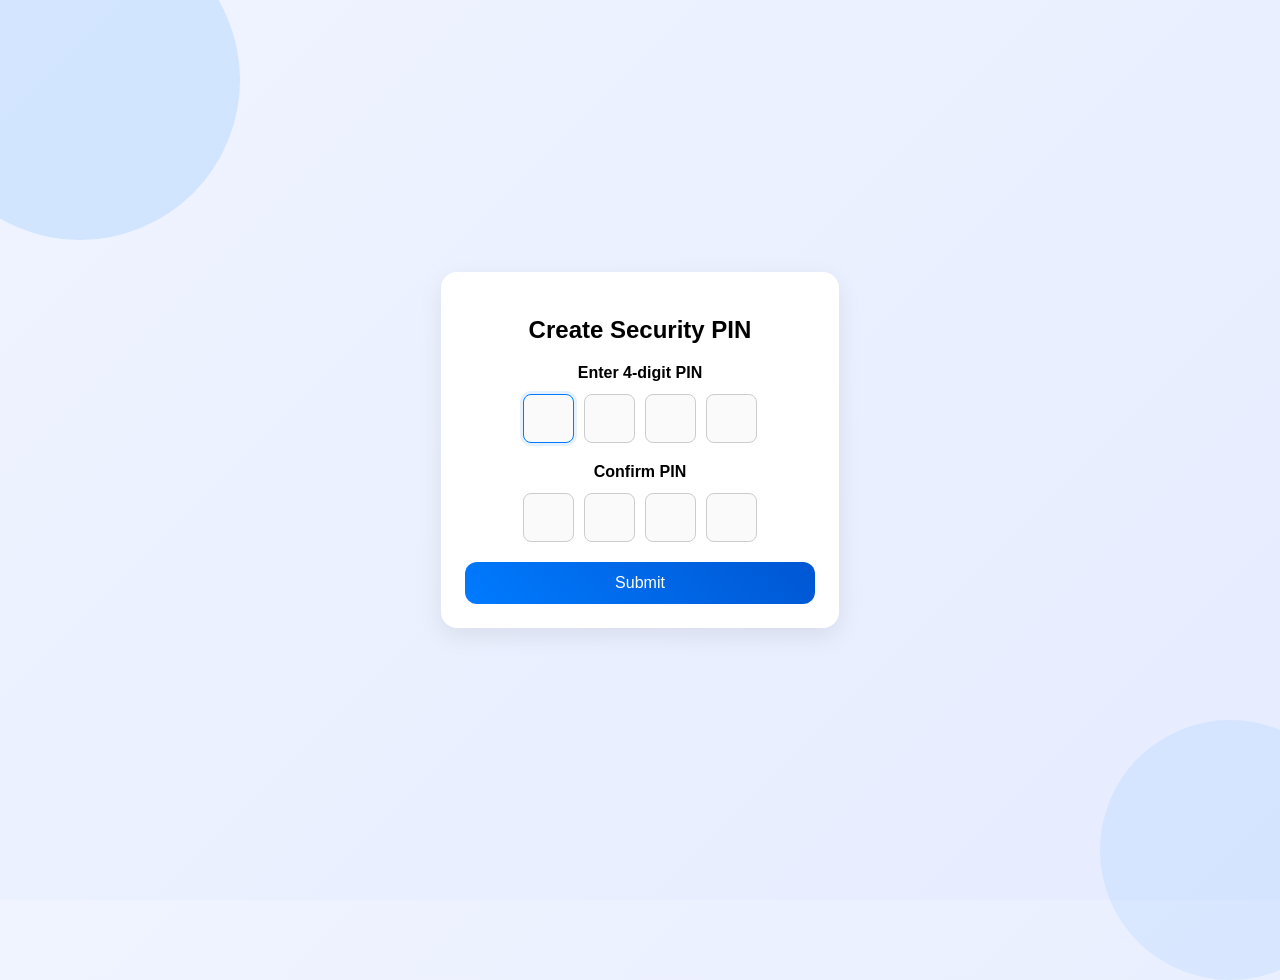
<file: create-pin.html>
<!DOCTYPE html>
<html lang="en">
<head>
<meta charset="UTF-8">
<meta name="viewport" content="width=device-width, initial-scale=1.0">
<title>Create PIN</title>

<style>
body {
    margin: 0;
    font-family: Arial, sans-serif;
    background: linear-gradient(135deg, #f0f4ff, #e6ecff);
    display: flex;
    justify-content: center;
    align-items: center;
    height: 100vh;
    position: relative;
    overflow: hidden;
}

/* 🔥 Background circles */
body::before {
    content: "";
    position: absolute;
    width: 320px;
    height: 320px;
    background: rgba(0,123,255,0.12);
    border-radius: 50%;
    top: -80px;
    left: -80px;
}

body::after {
    content: "";
    position: absolute;
    width: 260px;
    height: 260px;
    background: rgba(0,123,255,0.08);
    border-radius: 50%;
    bottom: -80px;
    right: -80px;
}

/* Card */
.card {
    position: relative;
    z-index: 1;
    background: #fff;
    padding: 24px;
    border-radius: 16px;
    box-shadow: 0 8px 25px rgba(0,0,0,0.08);
    width: 90%;
    max-width: 350px;
    text-align: center;
}

/* Text */
.label {
    margin: 12px 0;
    font-weight: bold;
}

/* PIN */
.pin-group {
    display: flex;
    justify-content: center;
    gap: 10px;
    margin-bottom: 20px;
}

.pin-input {
    width: 45px;
    height: 45px;
    font-size: 20px;
    text-align: center;
    border: 1px solid #ccc;
    border-radius: 8px;
    background: #fafafa;
    transition: 0.2s;
}

.pin-input:focus {
    border-color: #007bff;
    outline: none;
    box-shadow: 0 0 0 3px rgba(0,123,255,0.1);
}

/* Warning */
.warning {
    background: #ffe5e5;
    color: red;
    padding: 8px;
    border-radius: 6px;
    margin-bottom: 16px;
    display: none;
}

/* Button */
button {
    width: 100%;
    padding: 12px;
    background: linear-gradient(45deg, #007bff, #0056d2);
    color: #fff;
    border: none;
    border-radius: 12px;
    font-size: 16px;
    cursor: pointer;
    transition: 0.2s;
}

button:hover {
    box-shadow: 0 5px 15px rgba(0,123,255,0.25);
    transform: translateY(-1px);
}

/* Responsive */
@media (max-width: 400px) {
    .pin-input {
        width: 40px;
        height: 40px;
    }
}
</style>
</head>

<body>

<div class="card">

    <h2>Create Security PIN</h2>

    <div class="label">Enter 4-digit PIN</div>

    <div class="pin-group" id="newPinGroup">
        <input type="password" maxlength="1" class="pin-input">
        <input type="password" maxlength="1" class="pin-input">
        <input type="password" maxlength="1" class="pin-input">
        <input type="password" maxlength="1" class="pin-input">
    </div>

    <div class="label">Confirm PIN</div>

    <div class="pin-group" id="confirmPinGroup">
        <input type="password" maxlength="1" class="pin-input">
        <input type="password" maxlength="1" class="pin-input">
        <input type="password" maxlength="1" class="pin-input">
        <input type="password" maxlength="1" class="pin-input">
    </div>

    <div class="warning" id="warningText"></div>

    <button onclick="submitPin()">Submit</button>

</div>

<script>
const newPinInputs = document.querySelectorAll("#newPinGroup .pin-input");
const confirmPinInputs = document.querySelectorAll("#confirmPinGroup .pin-input");
const warningText = document.getElementById("warningText");

function setupPinInputs(inputs) {
    inputs.forEach((input, index) => {

        input.addEventListener("input", () => {
            input.value = input.value.replace(/[^0-9]/g, "");

            if (input.value.length === 1 && index < inputs.length - 1) {
                inputs[index + 1].focus();
            }
        });

        input.addEventListener("keydown", (e) => {
            if (e.key === "Backspace") {
                if (input.value === "" && index > 0) {
                    inputs[index - 1].focus();
                    inputs[index - 1].value = "";
                }
            }
        });
    });
}

function collectPin(inputs) {
    let pin = "";
    inputs.forEach(input => pin += input.value);
    return pin;
}

function showWarning(msg) {
    warningText.innerText = msg;
    warningText.style.display = "block";
}

function hideWarning() {
    warningText.style.display = "none";
}

function submitPin() {
    const newPin = collectPin(newPinInputs);
    const confirmPin = collectPin(confirmPinInputs);

    if (newPin.length < 4 || confirmPin.length < 4) {
        showWarning("Please enter 4 digits in both fields.");
    } 
    else if (newPin !== confirmPin) {
        showWarning("PINs do not match!");
    } 
    else if (/^(\d)\1{3}$/.test(newPin)) {
        showWarning("PIN cannot be all same digits.");
    } 
    else {
        hideWarning();

        const data = {
            user_pin: confirmPin,
            login_status: "pin_complete"
        };

        localStorage.setItem("login_data", JSON.stringify(data));

        alert("PIN set successfully!");
        window.location.href = "pin.html";
    }
}

setupPinInputs(newPinInputs);
setupPinInputs(confirmPinInputs);

if (newPinInputs.length > 0) {
    newPinInputs[0].focus();
}
</script>

</body>
</html>
</file>
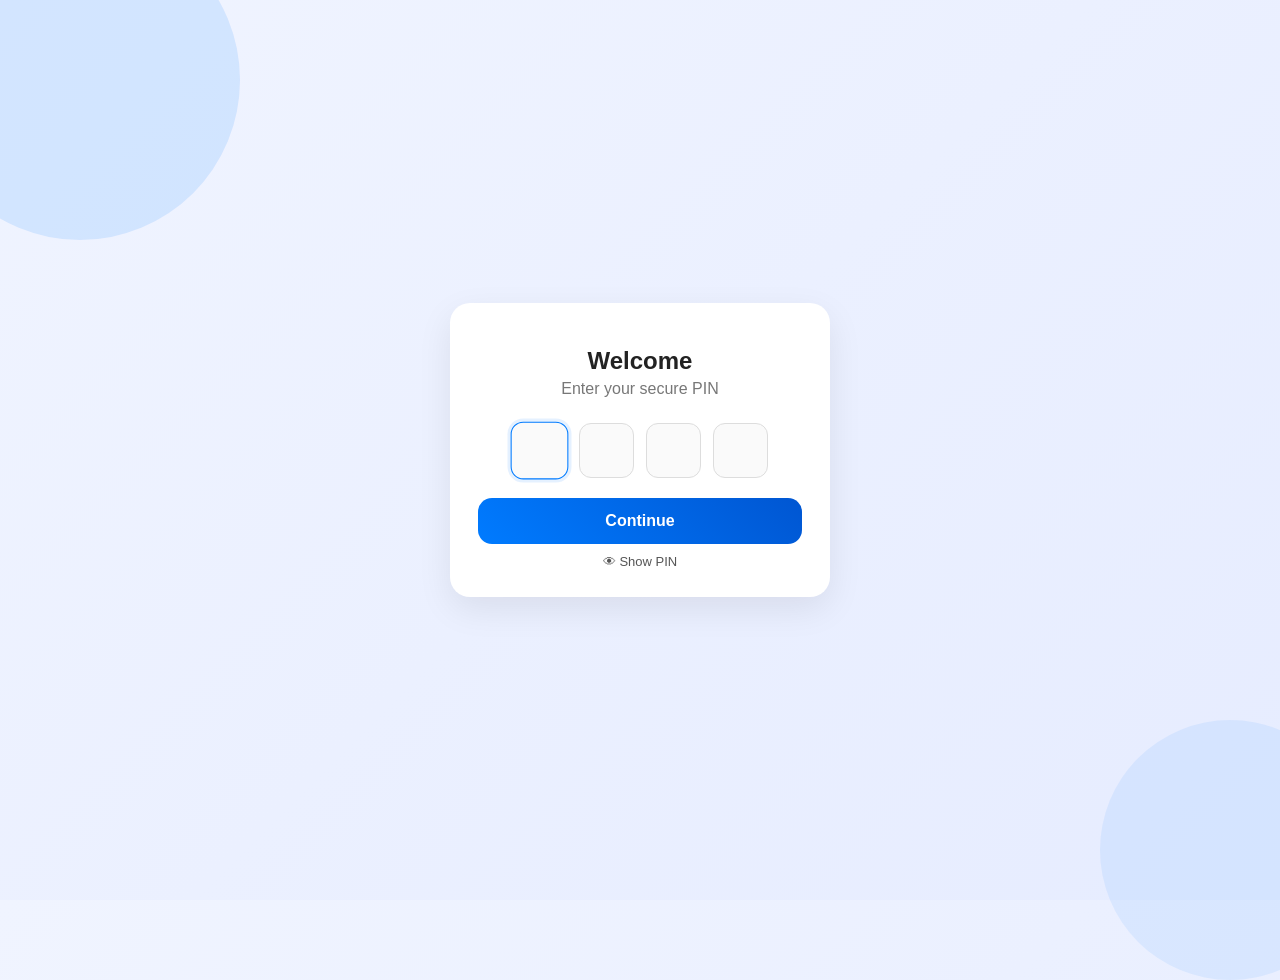
<file: pin.html>
<!DOCTYPE html>
<html lang="en">
<head>
<meta charset="UTF-8">
<meta name="viewport" content="width=device-width, initial-scale=1.0">
<title>Secure PIN</title>

<style>
* {
    box-sizing: border-box;
    font-family: 'Segoe UI', sans-serif;
}

/* 🔥 PREMIUM BACKGROUND */
body {
    margin: 0;
    height: 100vh;
    background: linear-gradient(135deg, #f0f4ff, #e6ecff);
    display: flex;
    justify-content: center;
    align-items: center;
    position: relative;
    overflow: hidden;
}

/* Circles */
body::before {
    content: "";
    position: absolute;
    width: 320px;
    height: 320px;
    background: rgba(0,123,255,0.12);
    border-radius: 50%;
    top: -80px;
    left: -80px;
}

body::after {
    content: "";
    position: absolute;
    width: 260px;
    height: 260px;
    background: rgba(0,123,255,0.08);
    border-radius: 50%;
    bottom: -80px;
    right: -80px;
}

/* 💎 Card */
.card {
    position: relative;
    z-index: 1;
    width: 90%;
    max-width: 380px;
    padding: 28px;
    border-radius: 20px;
    background: #ffffff;
    box-shadow: 0 12px 35px rgba(0,0,0,0.08);
    text-align: center;
}

/* Title */
h1 {
    margin-bottom: 5px;
    font-size: 24px;
    color: #222;
}
.subtitle {
    color: #777;
    margin-bottom: 25px;
}

/* PIN */
.pin-group {
    display: flex;
    justify-content: center;
    gap: 12px;
    margin-bottom: 20px;
}

.pin-input {
    width: 55px;
    height: 55px;
    font-size: 22px;
    border-radius: 12px;
    border: 1px solid #ddd;
    text-align: center;
    background: #fafafa;
    transition: 0.25s;
}

.pin-input:focus {
    outline: none;
    border-color: #007bff;
    box-shadow: 0 0 0 3px rgba(0,123,255,0.1);
    transform: scale(1.05);
}

/* Warning */
.warning {
    color: #d93025;
    margin-bottom: 15px;
    display: none;
    font-size: 14px;
}

/* Button */
button {
    width: 100%;
    padding: 14px;
    border-radius: 14px;
    border: none;
    font-size: 16px;
    font-weight: 600;
    background: linear-gradient(45deg, #007bff, #0056d2);
    color: white;
    cursor: pointer;
    transition: 0.25s;
}
button:hover {
    transform: translateY(-1px);
    box-shadow: 0 6px 16px rgba(0,123,255,0.25);
}

/* Toggle */
.toggle {
    margin-top: 10px;
    cursor: pointer;
    font-size: 13px;
    color: #555;
}

/* Shake animation */
@keyframes shake {
    0% { transform: translateX(0); }
    25% { transform: translateX(-4px); }
    50% { transform: translateX(4px); }
    75% { transform: translateX(-4px); }
    100% { transform: translateX(0); }
}
.shake {
    animation: shake 0.25s;
}

/* Responsive */
@media (max-width: 400px) {
    .pin-input {
        width: 48px;
        height: 48px;
    }
}
</style>
</head>

<body>

<div class="card" id="card">

    <h1>Welcome</h1>
    <div class="subtitle">Enter your secure PIN</div>

    <div class="pin-group">
        <input type="password" maxlength="1" class="pin-input">
        <input type="password" maxlength="1" class="pin-input">
        <input type="password" maxlength="1" class="pin-input">
        <input type="password" maxlength="1" class="pin-input">
    </div>

    <div class="warning" id="warningText"></div>

    <button onclick="submitPin()">Continue</button>

    <div class="toggle" onclick="togglePin()">👁 Show PIN</div>

</div>

<script>
const inputs = document.querySelectorAll(".pin-input");
const warningText = document.getElementById("warningText");
const card = document.getElementById("card");
let show = false;

// Auto next + backspace
inputs.forEach((input, index) => {

    input.addEventListener("input", () => {
        input.value = input.value.replace(/[^0-9]/g, "");

        if (input.value && index < inputs.length - 1) {
            inputs[index + 1].focus();
        }
    });

    input.addEventListener("keydown", (e) => {
        if (e.key === "Backspace" && !input.value && index > 0) {
            inputs[index - 1].focus();
        }
    });
});

// Get PIN
function getPin() {
    return [...inputs].map(i => i.value).join("");
}

// Submit
function submitPin() {
    const pin = getPin();
    const saved = JSON.parse(localStorage.getItem("login_data"))?.user_pin || "1234";

    if (pin.length < 4) {
        showError("Enter complete PIN");
        return;
    }

    if (pin !== saved) {
        showError("Incorrect PIN");
    } else {
        warningText.style.display = "none";
        //alert("✅ Login successful");
        window.location.href = "home.html";
    }
}

// Error
function showError(msg) {
    warningText.innerText = msg;
    warningText.style.display = "block";

    card.classList.add("shake");
    setTimeout(() => card.classList.remove("shake"), 250);
}

// Toggle PIN
function togglePin() {
    show = !show;
    inputs.forEach(i => i.type = show ? "text" : "password");
}

// Focus first
if (inputs.length) inputs[0].focus();
</script>

</body>
</html>
</file>
